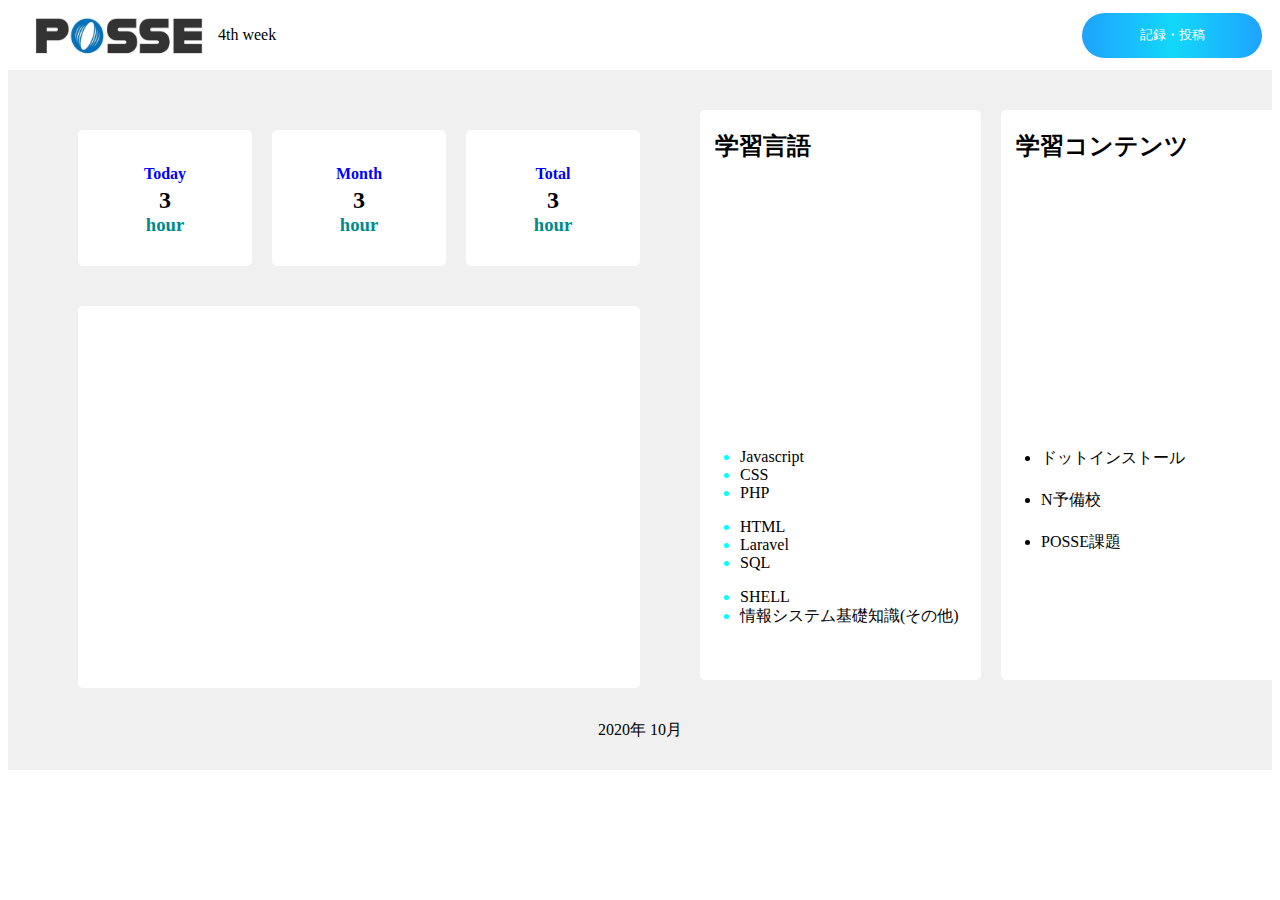
<file: 自作Webアプリケーションの開発/index.html>
<!DOCTYPE html>
<html lang="ja">
<head>
  <meta charset="UTF-8">
  <meta http-equiv="X-UA-Compatible" content="IE=edge">
  <meta name="viewport" content="width=device-width, initial-scale=1.0">
  <title>自作Webアプリの開発</title>
  <link rel="stylesheet" href="index.css">
</head>
<body>
  <header>
    <div class="top">
        <div class="top-1">
        <img src="./img/0.png" alt="POSSEロゴ">
        <p>4th week</p>
        </div>
        <button class="btn" type="submit">記録・投稿</button>
    </div>
  </header>
    <div class="mainimage">
      <div class="leftside">
         <div class="smallbox">
           <div class="smallbox-item">
             <h4 class="one">Today</h4>
             <h2 class="two">3</h2>
             <h3 class="three">hour</h3>
           </div>
           <div class="smallbox-item">
             <h4 class="one">Month</h4>
             <h2 class="two">3</h2>
             <h3 class="three">hour</h3>
           </div>
           <div class="smallbox-item">
             <h4 class="one">Total</h4>
             <h2 class="two">3</h2>
             <h3 class="three">hour</h3>
           </div>
         </div>
         <div class="graph1">
         </div>
      </div>
      <div class="rightside">
        <div class="learnbox">
          <div class="title">
            <h2>学習言語</h2>
          </div>
          <div class="graph2">
          </div>
          <ul class="item-list">
            <p>
              <li class="item"><span>Javascript</span></li>
              <li class="item"><span>CSS</span></li>
              <li class="item"><span>PHP</span></li>
            </p>
            <p>
              <li class="item"><span>HTML</span></li>
              <li class="item"><span>Laravel</span></li>
              <li class="item"><span>SQL</span></li>
            </p>
            <p>
              <li class="item"><span>SHELL</span></li>
              <li class="item"><span>情報システム基礎知識(その他)</span></li>
            </p>
　　　　　 </ul>
        </div>
        <div class="learnbox">
          <div class="title">
            <h2>学習コンテンツ</h2>
          </div>
          <div class="graph2">　
          </div>
          <div class="item">
            <ul>
              <li>ドットインストール</li>
            　<li>N予備校</li>
            　<li>POSSE課題</li>
            </ul>
          </div>
        </div>
      </div>
    </div>
  <footer>
      <p class="fotter">2020年 10月</p>
  </footer>
</body>
</html>
</file>
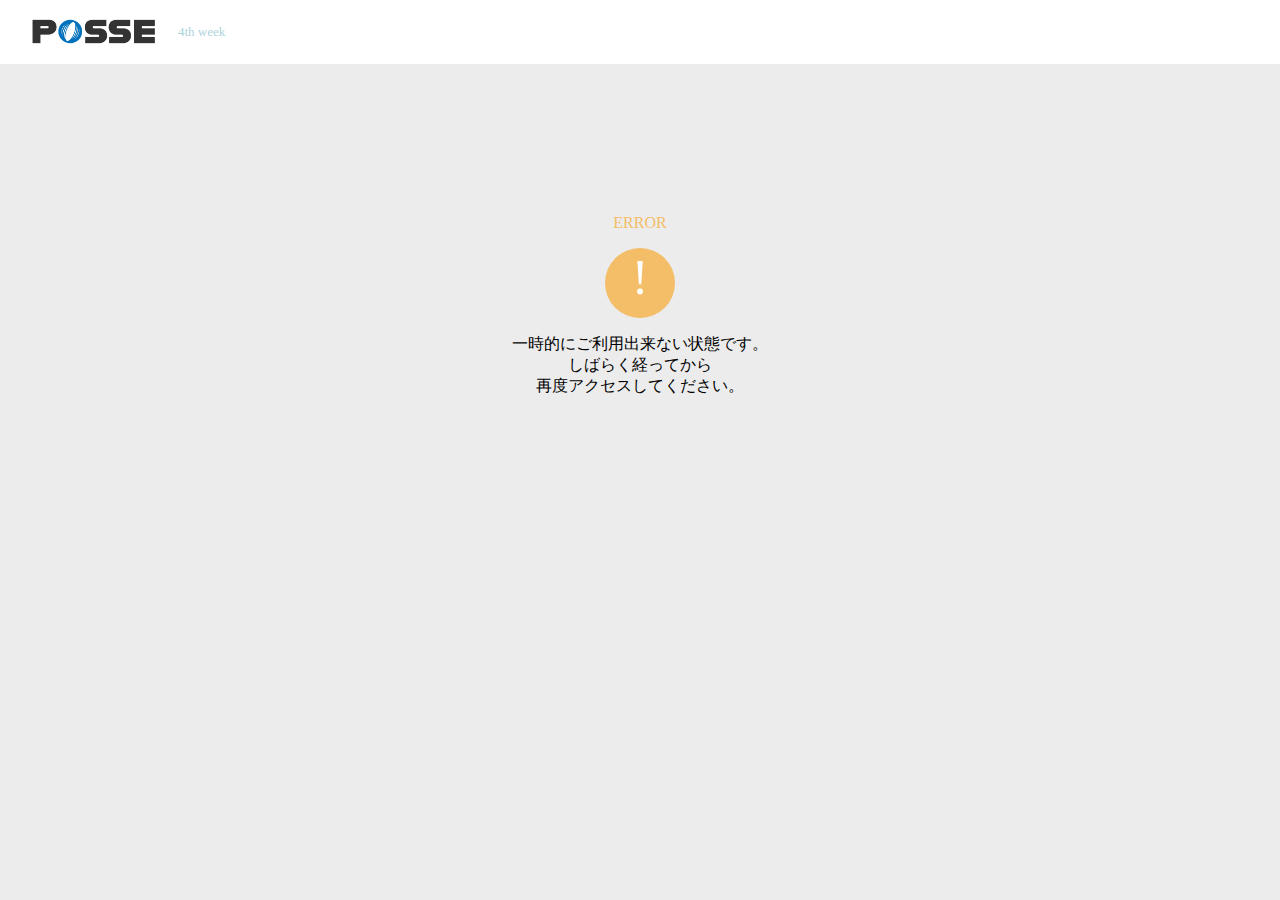
<file: POSSE-error.html>
<!DOCTYPE html>
<html lang="ja">
<head>
  <meta charset="UTF-8">
  <meta http-equiv="X-UA-Compatible" content="IE=edge">
  <meta name="viewport" content="width=device-width, initial-scale=1.0">
  <title>POSSE-ERROR</title>
  <link href="https://use.fontawesome.com/releases/v5.0.8/css/all.css" rel="stylesheet">
  <link href="https://storage.googleapis.com/google-code-archive-downloads/v2/code.google.com/html5resetcss/html5reset-1.6.css">
  <link rel="stylesheet" href="POSSE.css">
</head>

<body>
  
  <header>
    <img src="./img/posseLogo.png" alt="">
      <p class="four">4th week</p>
  </header>

  <div class="error-page">
    <p class="error">ERROR</p>
    <div class="surprise">
      <p class="surprise-p">!</p>
    </div>
    <p>
      一時的にご利用出来ない状態です。<br>
      しばらく経ってから<br>
      再度アクセスしてください。
    </p>
  </div>
  
  <script src="POSSE.js"></script>
</body>
</html>
</file>
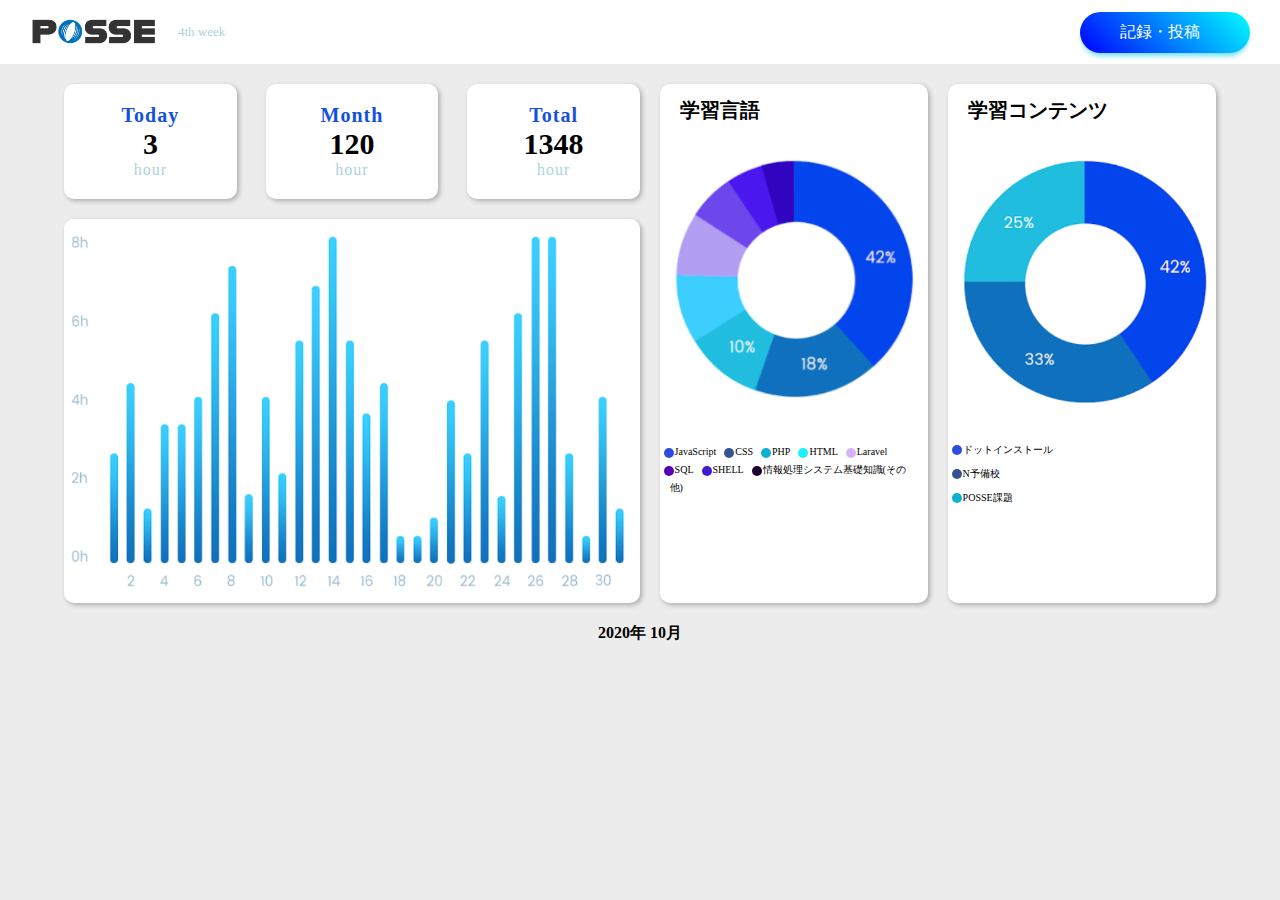
<file: POSSE.html>
<!DOCTYPE html>
<html lang="ja">
<head>
  <meta charset="UTF-8">
  <meta http-equiv="X-UA-Compatible" content="IE=edge">
  <meta name="viewport" content="width=device-width, initial-scale=1.0">
  <title>POSSE</title>
  <link href="https://use.fontawesome.com/releases/v5.0.8/css/all.css" rel="stylesheet">
  <link href="https://storage.googleapis.com/google-code-archive-downloads/v2/code.google.com/html5resetcss/html5reset-1.6.css">
  <link rel="stylesheet" href="POSSE.css">
</head>

<body>
  
  <header>
    <img src="./img/posseLogo.png" alt="">
      <p class="four">4th week</p>
      <div class="post" id="post">
          <p>記録・投稿</p>
      </div>
  </header>

  <!-- ポップアップ -->
  <div class="popup" id="js-popup">
    <div class="popup-inner">
      <div class="close-btn" id="js-close-btn"><i class="fas fa-times"></i></div>
      <div class="modal">
        <div class="modalL"> 
          <div>
            <label for="study-date">学習日</label>
            <input type="text" id="study-date" name="study-date">
          </div>
          <h1>学習コンテンツ（複数選択可)</h1>
            <div class="study-content">
              <div>
              <label class="study-content-label">
                <input class="SCL-Input" type="checkbox">
                <span class="SCL-DummyInput">
                </span>
                <span class="SCL-LabelText">
                  N予備校
                </span>
              </label>
            </div>
            <div>
              <label class="study-content-label">
                <input class="SCL-Input" type="checkbox">
                  <span class="SCL-DummyInput">
                  </span>
                  <span class="SCL-LabelText">
                    ドットインストール
                  </span>
              </label>
            </div>
            <div>
              <label class="study-content-label">
                <input class="SCL-Input" type="checkbox">
                  <span class="SCL-DummyInput">
                  </span>
                  <span class="SCL-LabelText">
                    POSSE課題
                  </span>
              </label>
            </div>
          </div><!--study-content-->


          <h1>学習言語（複数選択可)</h1>
          <div class="study-content">
            <div>
            <label class="study-content-label">
              <input class="SCL-Input" type="checkbox">
                <span class="SCL-DummyInput">
                </span>
                <span class="SCL-LabelText">
                  HTML
                </span>
            </label>
          </div>
          <div>
            <label class="study-content-label">
              <input class="SCL-Input" type="checkbox">
                <span class="SCL-DummyInput">
                </span>
                <span class="SCL-LabelText">
                  CSS
                </span>
            </label>
          </div>
          <div>
            <label class="study-content-label">
              <input class="SCL-Input" type="checkbox">
                <span class="SCL-DummyInput">
                </span>
                <span class="SCL-LabelText">
                  JavaScript
                </span>
            </label>
          </div>
          <div>
            <label class="study-content-label">
              <input class="SCL-Input" type="checkbox">
                <span class="SCL-DummyInput">
                </span>
                <span class="SCL-LabelText">
                  PHP
                </span>
            </label>
          </div>
          <div>
            <label class="study-content-label">
              <input class="SCL-Input" type="checkbox">
                <span class="SCL-DummyInput">
                </span>
                <span class="SCL-LabelText">
                  Laravel
                </span>
            </label>
          </div>
          <div>
            <label class="study-content-label">
              <input class="SCL-Input" type="checkbox">
                <span class="SCL-DummyInput">
                </span>
                <span class="SCL-LabelText">
                  SQL
                </span>
            </label>
          </div>
          <div>
            <label class="study-content-label">
              <input class="SCL-Input" type="checkbox">
                <span class="SCL-DummyInput">
                </span>
                <span class="SCL-LabelText">
                  SHELL
                </span>
            </label>
          </div>
          <div>
            <label class="study-content-label">
              <input class="SCL-Input" type="checkbox">
                <span class="SCL-DummyInput">
                </span>
                <span class="SCL-LabelText">
                  情報システム基礎知識
                </span>
            </label>
          </div>
        </div><!--study-content-->

        </div>
        <div class="modalR">

          <div>
            <label for="study-hour">学習時間</label>
            <input type="text" id="study-hour" name="study-hour">
          </div>
          <div>
            <label for="comment">Twitter用コメント</label>
            <input type="text" id="comment" name="comment">
          </div>
          
          <div>
            <label class="T-study-content-label">
              <input class="T-SCL-Input" type="checkbox">
                <span class="T-SCL-DummyInput">
                </span>
                <span class="T-SCL-LabelText">
                  Twitterにシェアする
                </span>
            </label>
          </div>
        </div>
      </div>
      <div class="modal-post" id="modal-post">
        <p>記録・投稿</p>
    </div>
    </div>
    <div class="black-background" id="js-black-bg"></div>
  </div>

  <!-- 完了のポップアップ -->
  <div class="popup" id="new-js-popup">
    <div class="popup-inner">
      <div class="close-btn" id="new-js-close-btn"><i class="fas fa-times"></i></div>
        <div class="awesome-page">
          <p class="awesome">AWESOME!</p>
          <div class="checked">
            <p class="checked-p"></p>
          </div>
          <p>
            記録・投稿<br>
            完了しました
          </p>
        </div>
      </div>
    <div class="black-background" id="new-js-black-bg"></div>
  </div>



  <div class="container">
    <div class="pc">
      <div class="pcLeft">
        <div class="three">
          <div class="today">
            <h1 class="period">Today</h1>
            <p class="figure">3</p>
            <p class="hour">hour</p>
          </div>

          <div class="month">
            <h1 class="period">Month</h1>
            <p class="figure">120</p>
            <p class="hour">hour</p>
          </div>

          <div class="total">
            <h1 class="period">Total</h1>
            <p class="figure">1348</p>
            <p class="hour">hour</p>
          </div>

        </div><!--three-->

        <div class="graph">
          <img src="./img/graph.png" alt="">
        </div>
      </div><!--pcLeft-->

      <div class="circle">
        <div class="language">
          <h1>学習言語</h1>
          <img src="./img/language.png" alt="">
          <ul class="lang-list">
            <li class="lang-list1">JavaScript</li>
            <li class="lang-list2">CSS</li>
            <li class="lang-list3">PHP</li>
            <li class="lang-list4">HTML</li>
            <li class="lang-list5">Laravel</li>
            <li class="lang-list6">SQL</li>
            <li class="lang-list7">SHELL</li>
            <li class="lang-list8">情報処理システム基礎知識(その他)</li>
          </ul>
        </div>


        <div class="content">
          <h1>学習コンテンツ</h1>
          <img src="./img/content.png" alt="">
          <ul class="cont-list">
            <li class="cont-list1">ドットインストール</li>
            <li class="cont-list2">N予備校</li>
            <li class="cont-list3">POSSE課題</li>
          </ul>
        </div>
      </div><!--circle-->

    </div><!--pc-->

    <div class="change">
      <p>2020年 10月</p>
    </div>
  </div><!--container-->

  <script src="POSSE.js"></script>
</body>
</html>
</file>
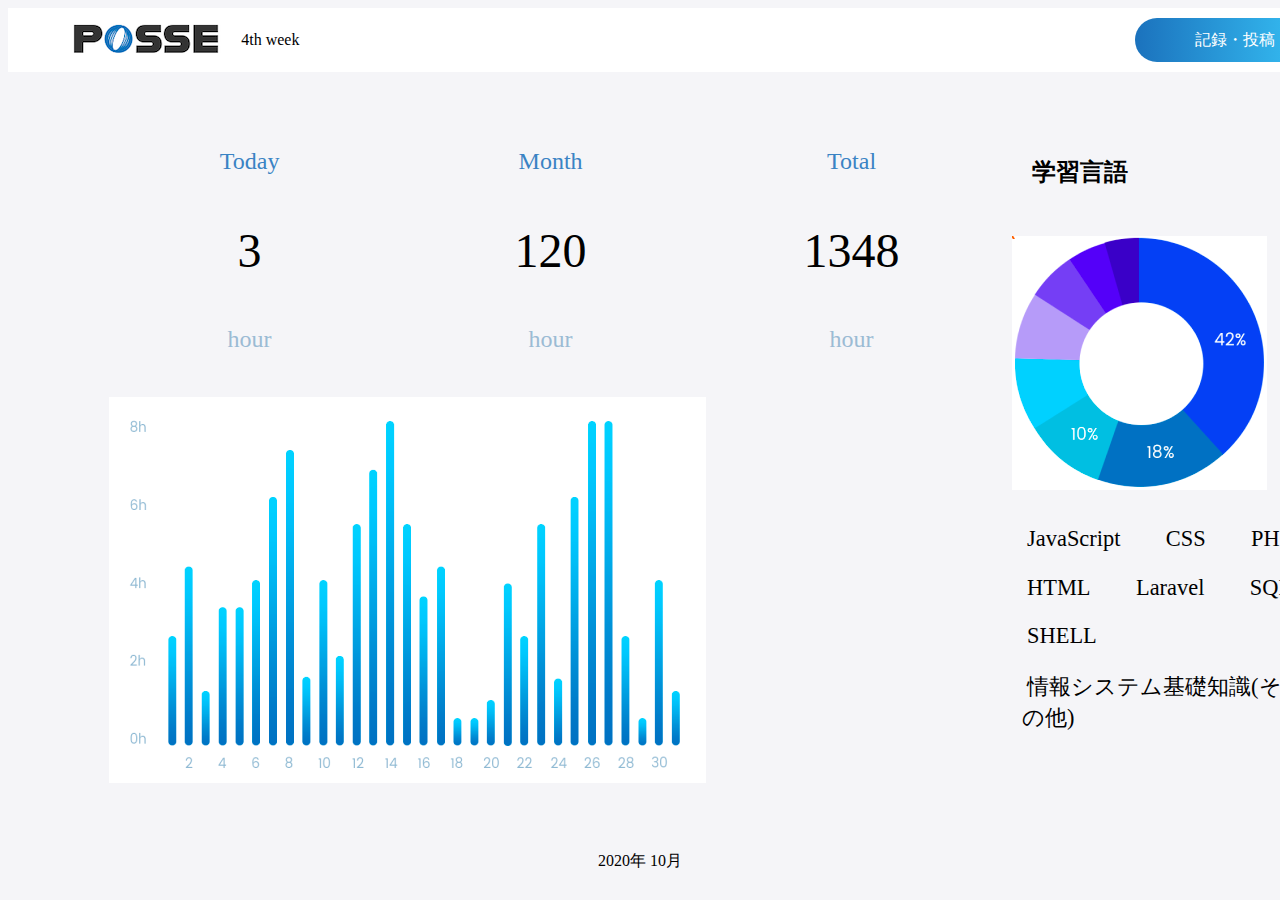
<file: poose-application/posse.html>
<!DOCTYPE html>
<html lang="ja">
<head>
    <meta charset="UTF-8">
    <meta http-equiv="X-UA-Compatible" content="IE=edge">
    <meta name="viewport" content="width=device-width, initial-scale=1.0">
    <link rel="stylesheet" href="https://use.fontawesome.com/releases/v5.6.1/css/all.css" integrity="sha384-gfdkjb5BdAXd+lj+gudLWI+BXq4IuLW5IT+brZEZsLFm++aCMlF1V92rMkPaX4PP" crossorigin="anonymous">
    <link href="https://cdn.jsdelivr.net/npm/bootstrap@5.0.0-beta1/dist/css/bootstrap.min.css" rel="stylesheet" integrity="sha384-giJF6kkoqNQ00vy+HMDP7azOuL0xtbfIcaT9wjKHr8RbDVddVHyTfAAsrekwKmP1" crossorigin="anonymous">
    <link rel="stylesheet" href="posse.css">
    <title>Document</title>
</head>
<body>
    <header class="header">
        <div class="posse_title">
            <div class="posse_logo">
                <img src="./img/posselogoss.png" alt="logo">
            </div>
            <div class="posse_week"><span>4th week</span></div>
        </div>
        <span class="shadow-lg p-3 btn_submit" id="r_p_btn">
            記録・投稿
        </span>
    </header>
    <main class="main">
        <div class="studying_hour">
            <div class="studying_letter">
                <div class="badge bg-white text-dark studying_card">
                    <p class="period">Today</p>
                    <p class="time">3</p>
                    <p class="hour">hour</p>
                </div>
                <div class="badge bg-white text-dark studying_card">
                    <p class="period">Month</p>
                    <p class="time">120</p>
                    <p class="hour">hour</p>
                </div>
                <div class="badge bg-white text-dark studying_card">
                    <p class="period">Total</p>
                    <p class="time">1348</p>
                    <p class="hour">hour</p>
                </div>
            </div>
            <div class="bar_graf_wrapper">
                <img src="./img/leftgraff.png" alt="bar_graf" class="rounded bar_graf">
            </div>           
        </div>
        <div class="studying_graf">
            <div class="badge bg-white text-dark language">
                <h1 class="study_language">学習言語</h1>
                    <img src="./img/gengoguraff.png" alt="言語" class="doughnut_lang">
                        <div class="kinds_lang_wrapper">                    
                            <div><i class="fas fa-circle js_circle"></i>JavaScript</div>
                            <div><i class="fas fa-circle css_circle"></i>CSS</div>
                            <div><i class="fas fa-circle php_circle"></i>PHP</div>
                            <div><i class="fas fa-circle html_circle"></i>HTML</div>
                            <div><i class="fas fa-circle laravel_circle"></i>Laravel</div>
                            <div><i class="fas fa-circle sql_circle"></i>SQL</div>                   
                            <div><i class="fas fa-circle shell_circle"></i>SHELL</div>                    
                            <div><i class="fas fa-circle wealth_circle" ></i>情報システム基礎知識(その他)</div>                   
                        </div>
            </div>
            <div class="badge bg-white text-dark content">
                <h1 class="study_language">学習コンテンツ</h1>
                    <img src="./img/conteguraff.png" alt="言語" class="doughnut_lang">
                        <div class="kinds_cont_wrapper">                    
                            <div><i class="fas fa-circle dot_circle"></i>ドットインストール</div>
                            <div><i class="fas fa-circle n_yobi_circle"></i>N予備校</div>
                            <div><i class="fas fa-circle posse_circle"></i>POSSE課題</div>     
                        </div>
            </div>
        </div>
        <!-- もーだるしょり -->
        <div class="popup">
            <div class="popup_inner">
                <div class="popup_left">
                    <h5>学習日</h5>
                    <input type="text">
                    <h5>学習コンテンツ（複数選択可）</h5>
                    <span><input type="checkbox"><span>N予備校</span></span>
                    <span><input type="checkbox"><span>ドットインストール</span></span>
                    <div><input type="checkbox"><span>POSSE課題</span></div>
                    <h5>学習言語（複数選択可）</h5>
                    <div class="kinds_lang_box_wrapper">
                        <div><input type="checkbox" name="" id=""><span></span>HTML</div>
                        <div><input type="checkbox" name="" id=""><span></span>CSS</div>
                        <div><input type="checkbox" name="" id=""><span></span>JavaScript</div>
                        <div><input type="checkbox" name="" id=""><span></span>PHP</div>
                        <div><input type="checkbox" name="" id=""><span></span>Laravel</div>
                        <div><input type="checkbox" name="" id=""><span></span>SQL</div>
                        <div><input type="checkbox" name="" id=""><span></span>SHELL</div>
                        <div><input type="checkbox" name="" id=""><span></span>情報システム基礎知識（その他）</div>
                    </div>
                 </div>
                <div class="popup_right" id="popup">
                    <h5>学習時間</h5>
                    <input type="text">
                    <h5>Twitter用コメント</h5>
                    <input type="text" name="" id="">
                    <div><input type="checkbox" name="" id=""><span>Twitterに自動投稿する</span></div>
                </div>
                <!-- <i class="shadow-lg p-3 btn_submit_modal">
                    記録・投稿
                </i> -->
            </div>
        </div>
    
    </main>
    <footer class="footer">
        <i class="fas fa-chevron-left"></i>
        <p class="study_date">2020年 10月</p>
        <i class="fas fa-chevron-right"></i>
    </footer>
    <script src="posse.js"></script>
</body>
</html>
</file>
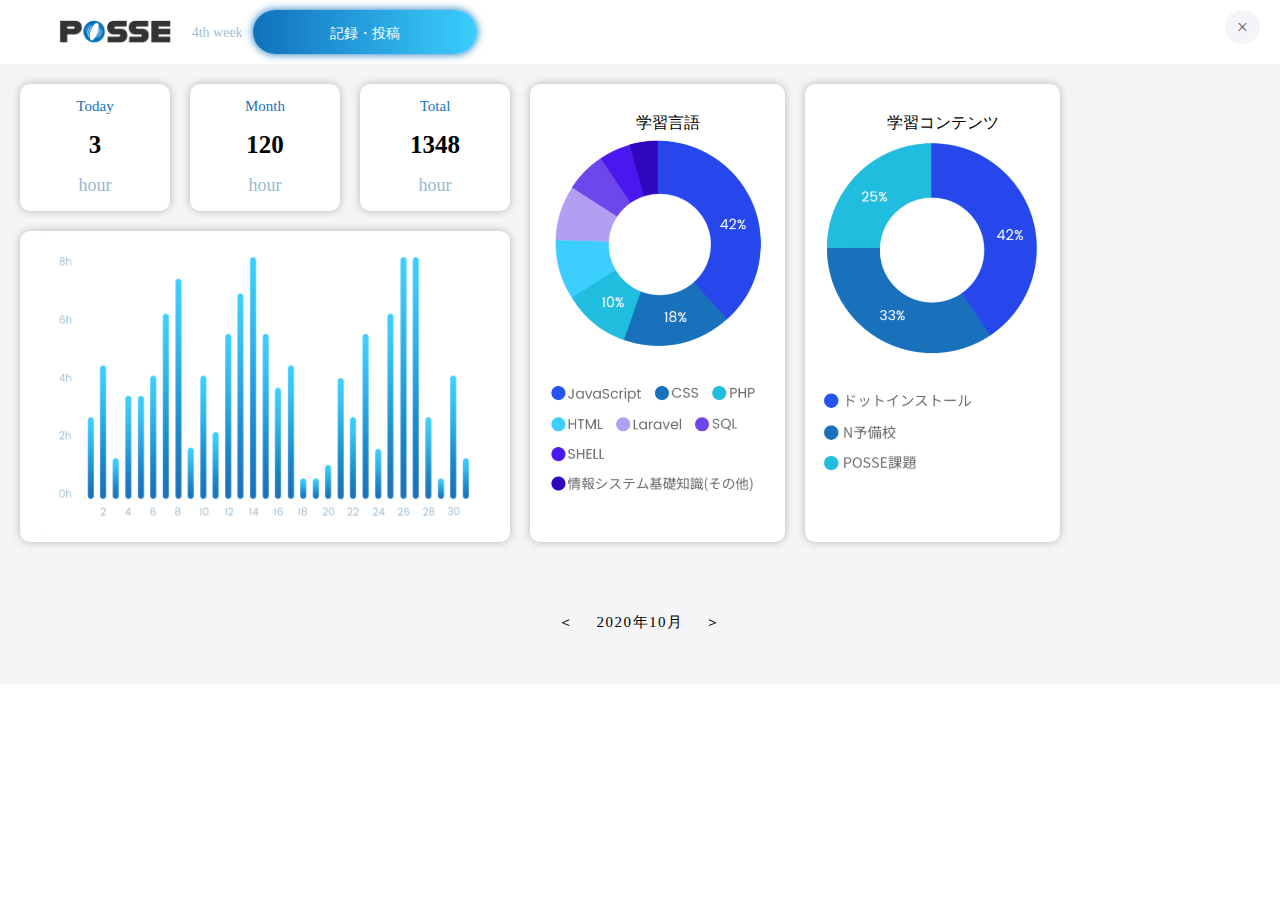
<file: yamamotowork/top-yamamoto.html>
<!DOCTYPE html>
<html lang="ja">
<head>
    <meta charset="UTF-8">
    <meta name="viewport" content="width=device-width, initial-scale=1.0">
    <link rel="stylesheet" href="yamamoto.css">
    <title>yamamoto</title>
</head>
<body>
    <header>
        <div class=hdr>
         <img class="logo" src="posse.png" alt="ロゴ">
         <div class="week">
            4th week
         </div>
           <div id="open">
            記録・投稿
            </div>
            <div id="mask" class="hidden"></div>
             <section id="modal" class="hidden">
                   <div class="mcontents">
                       <div class="mmmain">
                       <div class="mleft1">
                           <div class="mleft">
                                <div class="mtitle">学習日</div>
                                <div class="mbox">2020年10月27日</div>
                           </div>
                           <div class="mleft">
                           <div class="mtitle">学習コンテンツ(複数選択可)</div>
                               <div class="mbox1">
                               <input type="checkbox" id="02-A" name="checkbox02" checked="checked">
　　　　　　　　　　　　　　　　　   <label for="02-A" class="checkbox02">N予備校</label>
                               <input type="checkbox" id="02-B" name="checkbox02">
                               <label for="02-B" class="checkbox02">ドットインストール</label>
                               <input type="checkbox" id="02-C" name="checkbox02">
                                <label for="02-C" class="checkbox02">POSSE課題</label>
                                </div>
                           </div>
                    <div class="mleft">
                        <div class="mtitle">学習言語（複数選択可）</div>
                             <div class="mbox1"> 
                                <input type="checkbox" id="03-A" name="checkbox03" checked="checked">
                                　　　　　　　　　　　　　　　　　<label for="03-A" class="checkbox03">HTML</label>
                                                            <input type="checkbox" id="03-B" name="checkbox03">
                                                            <label for="02-B" class="checkbox02">CSS</label>
                                                            <input type="checkbox" id="03-C" name="checkbox03">
                                                            <label for="03-C" class="checkbox03">JavaScript</label>
                                                            <input type="checkbox" id="03-D" name="checkbox03">
                                                            <label for="03-D" class="checkbox03">PHP</label>
                                                            <input type="checkbox" id="03-E" name="checkbox03">
                                                            <label for="03-E" class="checkbox03">Laravel</label>
                                                            <input type="checkbox" id="03-F" name="checkbox03">
                                                            <label for="03-F" class="checkbox03">SQL</label>
                                                            <input type="checkbox" id="03-G" name="checkbox03">
                                                            <label for="03-G" class="checkbox03">SHELL</label>
                                                            <input type="checkbox" id="03-H" name="checkbox03">
                                                            <label for="03-H" class="checkbox03">情報システム基礎知識(その他)</label>
                                                            
                             
                                                                 </div>
                             </div>
                              
                </div>
                <div class="mright">
                    <div class="mleft">
                        <div class="mtitle">学習時間</div>
                        <div class="mbox2"> </div>
                    </div>
                    <div class="mleft">
                        <div class="mtitle">Twitter用コメント</div>
                        <div class="mbox3"> </div>
                    </div>
                    <div class="twitter">
                        <input type="checkbox" id="04-A" name="checkbox04" checked="checked">
                        <label for="04-A" class="checkbox04">Twitterに自動投稿する</label>
                        
                    </div>
                </div>
            </div>
                <div class="mbottom">
                    <div id="mopen">
                        記録・投稿
                      </div>
                      <div id="mmask" class="mhidden"></div>
                      <section id="mmodal" class="mhidden">
                          
                        <div class="mmcontents">
                              <div class="awesome">AWESOME!</div>
                              <div class="markk">✓</div>
                              <div class="msentence">記録・投稿<br>完了しました</div>
                          </div>
                          <div id="mclose">×</div>
                         
                        
                         </div>
                          </div>
                        </div>
               
                          <div id="close">×</div>
                    </div>
                </section>        
        </div>
        
    </header>
    <div class="main">
      <div class="left">
          <div class="lefttop">
             <div class="box">
                 <div class="contents1">Today</div>
                 <div class="contents2">3</div>
                 <div class="contents3">hour</div>
             </div>
             <div class="box">
                <div class="contents1">Month</div>
                <div class="contents2">120</div>
                <div class="contents3">hour</div>
             </div>
             <div class="box">
                <div class="contents1">Total</div>
                <div class="contents2">1348</div>
                <div class="contents3">hour</div>
             </div>
            </div>
            <div class="leftbottom"></div>
            
            <div class=graph>
                <img src="sampul.png" alt="グラフ" class="sampul">
            </div>
          
      </div>
      <div class="right">
        <div class="choice">
            <div class="title">学習言語</div>
            <img src="piechart1.png" alt="グラフ" class="piechart">
        </div>
        <div class="choice">
            <div class="title">学習コンテンツ</div>
            <img src="piechart2.png" alt="グラフ" class="piechart">
        </div>
      </div>

    </div>
    <fooder>
        <p class="ft">＜　 2020年10月 　＞</p>
    </fooder>
<script src="record.js"></script>      
</body>
</html>
</file>
<file: 自作Webアプリケーションの開発/index.css>
.mainimage{
  background-color:#f0f0f0;
  display:flex;
  padding:20px;
  padding-left: 30px;
  padding-right: 30px;
}

.top {
  display: flex;
  justify-content: space-between;
  margin: 10px;
  align-items: center;
}

.top-1 {
  display: flex;
}

.top img {
  width: 200px
}

.top p{

}

.btn {
 color:white;
 background-image: linear-gradient(to right, #1FA2FF 0%, #12D8FA  51%, #1FA2FF  100%);
 border-radius: 100px;
 text-decoration: none;
 border: none;
 width: 180px;
 height:45px;
}

.smallbox {
  padding: 10px;
  display: flex;
  justify-content: space-between;
}

.smallbox-item {
  padding: 20px;
  margin: 10px;
  width: 140px;
  border-radius:  5px;
  background-color: white;
  text-align:center;
  line-height:5px; 
}

.one {
  color:blue
}

.three {
 color:darkcyan
}

.graph1 {
  background-color: white;
  height:60%;
  margin:20px;
  padding:20px;
  border-radius: 5px;
}

.graph2 {
  background-color: white;
  margin:10px;
  height:250px;
}

.rightside {
  display: flex;
  padding: 10px;
  width:50%;
}

.leftside {
  width:50%; 
  margin:20px;
}

.learnbox {
  background-color: white; 
  margin: 10px;
  width:300px;
  border-radius: 5px;
}

.item-list {
  color:aqua;
} 

.item-list span {
 color:black;
}

.fotter {
  background-color:#f0f0f0;
  margin: 0px;
  text-align: center; 
  height: 50px;
}

.title {
  margin-left:15px;
}
</file>
<file: POSSE.css>
/* 共通部分 */
body {
  background-color: #ececec;
  margin: 0;
}

html {
  margin: 0;
}

img {
  width: 100%;
}

.container {
  width: 90%;
  margin: 0 auto;
}

/* ヘッダー */
header {
  display: flex;
  background-color: white;
  height: 64px;
  align-items: center;
}

header img {
  width: 10%;
  object-fit: contain;
  margin-left: 30px;
}

.four {
  margin-left: 20px;
  font-size: 13px;
  color: rgb(173, 212, 219);
}

.post {
  margin-left: auto;
  align-items: center;
  border-radius: 30px;
  width: 170px;
  background:linear-gradient(-135deg, aqua, blue);
  box-shadow: 0 5px 5px -2px rgb(110, 225, 245);
  margin-right: 30px;
}

.post p {
  color: white;
  margin: 10px 40px;
  align-items: center;
}

/* 全体 */
.pc {
  display: flex;
}

/* ひだり */
.pcLeft {
  width: 50%;
}

.three div {
  box-shadow: 2px 2px 5px rgb(173, 172, 172);
}

.three {
  display: flex;
  margin-top: 20px;
  justify-content: space-between;
}

.three div {
  background-color: white;
  width: 30%;
  text-align: center;
  border-radius: 10px;
  /* height: 150px; */
}

.period {
  letter-spacing: 1px;
  color: rgb(20, 81, 222);
  font-size: 20px;
  margin: 0;
  margin-top: 20px;
}

.figure {
  font-size: 30px;
  font-weight: bold;
  margin: 0;
}

.hour {
  color: rgb(173, 212, 219);
  margin: 0;
  margin-bottom: 20px;
  letter-spacing: 1px;
}

.graph {
  margin-top: 20px;
  border-radius: 10px;
  box-shadow: 2px 2px 5px rgb(173, 172, 172);
  background-color: white;
}

.graph img {
  object-fit: cover;
  border-radius: 10px;
}


/* みぎ */

.circle {
  display: flex;
  width: 50%;
  margin-top: 20px;
}

.circle div {
  background-color: white;
  margin-left: 20px;
  border-radius: 10px;
  width: 50%;
  box-shadow: 2px 2px 5px rgb(173, 172, 172);
}

.language h1, .content h1 {
  font-size: 20px;
  margin-left: 20px;
}

/* 学習言語のグラフ */
.lang-list {
  list-style-type: none;
  padding-left: 0.6em;
}

.lang-list li {
  display: inline;
  font-size: 10px;
  margin-left: 5px;
  margin-right: 10px;
  position: relative;
}

.lang-list li::before {
  display: block;
  content: "";
  border-radius: 50%;
  width: 10px;
  height: 10px;
  position: absolute;
  left: -1.1em;
  top: 0.2em;
}

.lang-list1::before {
  background: #2b4cdd;
}

.lang-list2::before {
  background: #365391;
}

.lang-list3::before {
  background: #0bb1ce;
}

.lang-list4::before {
  background: #1cf0ff;
}

.lang-list5::before {
  background: #d4b4ff;
}

.lang-list6::before {
  background: #5500b6;
}

.lang-list7::before {
  background: #421ccc;
}

.lang-list8::before {
  background: #190030;
}

/* 学習コンテンツのグラフ */
.cont-list {
  list-style-type: none;
  padding-left: 0.6em;
}

.cont-list li {
  font-size: 10px;
  margin-left: 5px;
  margin-right: 10px;
  position: relative;
  margin-bottom: 10px;
}

.cont-list li::before {
  display: block;
  content: "";
  border-radius: 50%;
  width: 10px;
  height: 10px;
  position: absolute;
  left: -1.1em;
  top: 0.2em;
}

.cont-list1::before {
  background: #2b4cdd;
}

.cont-list2::before {
  background: #365391;
}

.cont-list3::before {
  background: #0bb1ce;
}


/* した */
.change {
  /* display: inline-block; */
  text-align: center;
  font-weight: bold;
  margin-top: 20px;
  /* position: relative; */
  /* padding-left: 20px; */
}

/* .change::after{
  content: '';
  width: 6px;
  height: 6px;
  border: 0px;
  border-top: solid 2px #5bc0de;
  border-right: solid 2px #5bc0de;
  -ms-transform: rotate(45deg);
  -webkit-transform: rotate(45deg);
  transform: rotate(45deg);
  position: absolute;
  top: 50%;
  left: 0;
  margin-top: -4px;
} */



/* ポップアップ */
.popup {
  position: fixed;
  left: 0;
  top: 0;
  width: 100%;
  height: 100%;
  z-index: 9999;
  opacity: 0;
  visibility: hidden;
  transition: .6s;
}

.popup.is-show {
  opacity: 1;
  visibility: visible;
}

.popup-inner {
  position: absolute;
  left: 50%;
  top: 50%;
  transform: translate(-50%,-50%);
  width: 900px;
  width: 80%;
  padding: 50px;
  background-color: #fff;
  z-index: 2;
  border-radius: 30px;
}

.popup-inner img {
  width: 100%;
}

.close-btn {
  position: absolute;
  right: 0;
  top: 0;
  width: 50px;
  height: 50px;
  line-height: 50px;
  text-align: center;
  cursor: pointer;
}

.close-btn i {
  font-size: 20px;
  color: #333;
}

.black-background {
  position: absolute;
  left: 0;
  top: 0;
  width: 100%;
  height: 100%;
  background-color: rgba(0,0,0,.8);
  z-index: 1;
  cursor: pointer;
}

.popupNone {
  display: none;
}

/* モーダルの中身 */
.modal {
  display: flex;
}

.modalR {
  width: 50%;
  margin-left: 56px;
  margin-right: 40px;
}

.modalL {
  width: 50%;
}

.modalL div, .modalR div {
  margin-bottom: 20px;
}

.modal-post {
  margin-left: auto;
  height: 40px;
  align-items: center;
  border-radius: 30px;
  width: 300px;
  background:linear-gradient(-135deg, aqua, blue);
  box-shadow: 0 5px 5px -2px rgb(110, 225, 245);
  margin: 0 auto;
  text-align: center;
  padding: 5px;
}

.modal-post p {
  color: white;
  margin: 10px 40px;
  align-items: center;
}

#study-date {
  background-color: #ececec;
  border: none;
  border-radius: 5px;
  width: 100%;
  height: 60px;
}

.modal label, .modal h1 {
  font-weight: bold;
  font-size: 15px;
}

.study-content {
  display: flex;
  flex-wrap: wrap;
}

.study-content div {
  margin: 5px;
}

.study-content-label {
  padding: 5px;
  display: flex;
  align-items: center;
  cursor: pointer;
  background: rgba(0,0,0,.05);
  border-radius: 50px;
  width: fit-content;
}

.SCL-Input {
  margin: 0;
  width: 0;
  opacity: 0;
}

/* label + input[type=checkbox]:checked {
  background: #0F71BD;
}

label + input[type=checkbox]:checked {
  background: green;
}

.SCL-Input:checked + .SCL-DummyInput{
  background: #0F71BD;
} */

.SCL-Input:checked + .study-content-label {
  background: #E7F5FF;
}

.SCL-Input:checked, .SCL-DummyInput::before {
  content: "";
  display: block;
  position: absolute;
  top: 10%;
  left: 55%;
  width: 35%;
  height: 2px;
  border-radius: 2px;
  transform: translate(-6px, 5px) rotateZ(-135deg);
  transform-origin: 2px 2px;
  background: #FFFFFF;
}
.SCL-Input:checked, .SCL-DummyInput::after {
  content: "";
  display: block;
  position: absolute;
  top: 25%;
  left: 70%;
  width: 70%;
  height: 2px;
  border-radius: 2px;
  transform: translate(-6px, 5px) rotateZ(-45deg);
  transform-origin: 2px 2px;
  background: #FFFFFF;
}
/* .study-content-label:checked {
  background: #E7F5FF;
} */

.SCL-DummyInput {
  position: relative;
  top: 0;
  left: 0;
  display: block;
  width: 15px;
  height: 15px;
  border: solid 2px transparent;
  background: rgba(0, 0, 0, .15);
  border-radius: 50%;
  transition: all .15s linear;
}
.SCL-LabelText {
  margin-left: 12px;
  display: block;
  font-size: 15px;
}


#study-hour {
  background-color: #ececec;
  border: none;
  border-radius: 5px;
  width: 100%;
  height: 60px;
}

#comment {
  background-color: #ececec;
  border: none;
  border-radius: 5px;
  width: 100%;
  height: 200px;
}

  /* twitter */
  .T-study-content-label {
    padding: 12px 8px;
    display: flex;
    align-items: center;
    cursor: pointer;
  }
  
  .T-SCL-Input {
    margin: 0;
    width: 0;
    opacity: 0;
  }

  .T-SCL-Input:checked + .T-SCL-DummyInput {
    background: #0F71BD;
  }
  .T-SCL-Input:checked, .T-SCL-DummyInput::before {
    content: "";
    display: block;
    position: absolute;
    top: 50%;
    left: 50%;
    width: 35%;
    height: 4px;
    border-radius: 2px;
    transform: translate(-6px, 5px) rotateZ(-135deg);
    transform-origin: 2px 2px;
    background: #FFFFFF;
  }
  .T-SCL-Input:checked, .T-SCL-DummyInput::after {
    content: "";
    display: block;
    position: absolute;
    top: 50%;
    left: 50%;
    width: 70%;
    height: 4px;
    border-radius: 2px;
    transform: translate(-6px, 5px) rotateZ(-45deg);
    transform-origin: 2px 2px;
    background: #FFFFFF;
  }
  .T-SCL-DummyInput {
    position: relative;
    top: 0;
    left: 0;
    display: block;
    width: 32px;
    height: 32px;
    border: solid 2px transparent;
    background: rgba(0, 0, 0, .15);
    border-radius: 50%;
    transition: all .15s linear;
  }
  .T-SCL-LabelText {
    margin-left: 12px;
    display: block;
    font-size: 18px;
    font-weight: bold;
  }


/* 完了画面 */
.awesome-page {
  text-align: center;
  margin: 70px;
}

.awesome {
  color: #BFE263;
}

.checked {
  background-color: #BFE263;
  border-radius: 50%;
  width: 70px;
  height: 70px;
  margin: 0 auto;
}

.checked p {
  color: white;
  font-size: 50px;
  margin: 0;
  position: relative;
}

.checked p::after {
  content: '';
  display: block;
  position: absolute;
  top: 20px;
  left: 15px;
  width: 40px;
  height: 20px;
  border-left: 4px solid white;
  border-bottom: 4px solid white;
  transform: rotate(-45deg);
}







/* error画面 */

.error-page {
  text-align: center;
  margin: 150px;
}

.error {
  color: #F4BD67;
}

.surprise {
  background-color: #F4BD67;
  border-radius: 50%;
  width: 70px;
  height: 70px;
  margin: 0 auto;
}

.surprise p {
  color: white;
  font-size: 50px;
  margin: 0;
}
</file>
<file: poose-application/posse.css>
body{
        background-color:#F5F5F8;
}

/* ヘッダー */
.header{
    display:flex;
    justify-content:space-between;
    height:64px;
    /* position:absolute;
    top:0;
    left:0; */
    width:100%;
    padding-left: 5%;
    padding-right: 5%;
    background-color:#fff;
}

.posse_title{
    display:flex;
    align-items:center;
}

.posse_week{
    margin-left:20px;
}
 .btn_submit{
    border-radius: 50px;
    display:flex;
    align-items:center;
    margin-top:10px;
    margin-bottom: 10px;
    width:200px;
    justify-content:center;
    background:linear-gradient(90deg,#1B72BD,#3ACBFC);
    color: #fff;
 }

/* メイン */

.main{
    display:flex;
    padding-top:20px;
    margin-right:8%;
    margin-left:8%;
    
}

/* 右側 */
.studying_hour{
    display:block;
}

.studying_letter{
    display:flex;
}

.studying_card{
    display:block;
    text-align:center;
    margin-right: 20px;
    padding-right:3em;
    padding-left:3em;
    padding-top:2em;
    width:185px;
}

.period{
    color:#3A83C4;
    font-size:1.5em;
}

.time{
    font-size:3em;
}

.hour{
    font-size:1.5em;
    color:#9BBBD4;
}
.studying_card_month{

}

.studying_card_total{

}

.bar_graf_wrapper{
    margin-top:20px;
}

.bar_graf{

}

/* 左側 */
.studying_graf{
    display:flex;
}

.language{
    margin-right: 20px;
    width:300px;
}

.study_language{
    text-align:left;
    padding-left:20px;
    font-size:1.5em;
    font-weight:900;
    padding-top:2em;
}

.doughnut_lang{
    padding-top:2em;
}

.kinds_lang_wrapper{
    display:flex;
    flex-wrap: wrap;
    margin-top:2em;
    justify-content:space-between;
    margin-right:10px;
    margin-left:10px;
}

.kinds_lang_wrapper >div{
    margin-right:10px;
    font-size:1.4em;
    margin-bottom: 1em;
}

.kinds_lang_wrapper >div>i{
    margin-right: 5px;
}

.js_circle{
    color:#2A54EF
}

.css_circle{
    color:#1B71BD;
}

.php_circle{
    color:#21BDDE;
}

.html_circle{
    color:#3DCEFD;
}

.laravel_circle{
    color:#B39EF3;
}

.sql_circle{
    color:#6D47EC;
}

.shell_circle{
    color:#4A18EF;
}

.wealth_circle{
    color:#3107BF;
}

.kinds_cont_wrapper{
    display:block;
    flex-wrap: wrap;
    margin-top:2em;
    justify-content:space-between;
    margin-right:10px;
    margin-left:10px;
}

.kinds_cont_wrapper >div{
    margin-right:10px;
    font-size:1.4em;
    margin-bottom: 1em;
    text-align:left;
}

.kinds_cont_wrapper >div>i{
    margin-right: 5px;
}

.dot_circle{
    color:#2A54EF;
}

.n_yobi_circle{
    color:#1B71BD;
}

.posse_circle{
    color:#21BDDE;
}

/* もーだるしょり */
.popup{
    position:fixed;
    left: 0;
    top: 0;
    width: 100%;
    height: 100%;
    z-index: 9999;
    display: none;
    /* opacity: 0;
    visibility: hidden;
    transition: .6s;     */
}

.popup_inner{
    position: absolute;
    left: 50%;
    top: 50%;
    transform: translate(-50%,-50%);
    width: 80%;
    max-width: 900px;
    padding: 50px;
    background-color: #fff;
    z-index: 2;
    display:flex;
}

.popup_left{
    width:50%;
}

.kinds_lang_box_wrapper{
    display:flex;
    flex-wrap: wrap;
}

.btn_submit_modal{
    border-radius: 50px;
    display:flex;
    align-items:center;
    width:200px;
    justify-content:center;
    background:linear-gradient(90deg,#1B72BD,#3ACBFC);
    color: #fff;
}

/* 下の日付 */

.footer{
    display:flex;
    justify-content:center;
    margin-top:3em;
}

.study_date{
    margin-right: 10px;
    margin-left: 10px;
}

.footer >i{
    padding-top: 5px;
}
</file>
<file: yamamotowork/yamamoto.css>
body{
    margin: 0;
    padding: 0;
    border: 0;
    outline: 0;
    font-size: 100%;
    vertical-align: baseline;
    background: transparent;
    font-family: 'ヒラギノ角ゴシック','メイリオ', Meiryo,'ＭＳ Ｐゴシック','MS PGothic';
    color: #000;
    line-height: 1.7;
    -webkit-text-size-adjust: 100%;
    font-size: 14px;
    -webkit-print-color-adjust: exact;
}

.hdr{
    display: flex;
    height: 64px;
    /* position: fixed; */
    width: 100%;
    padding: 0px;
    box-sizing: border-box;
    background: #fff;
    padding-left: 3%;
    padding-right: 3%;
    z-index: 99999;
}

.logo{
    /* width: 15%; */
    height: 40%;
    display: inline-block;
    /* justify-content: center; */
    /* position:absolute; */
    margin: 19.2px;
}

.week{
    display: inline-block;
    color: #A1C0D6;
    /* height: 10px;  */
    margin-top: 21px; 
}

#open{
    display: inline-block;
}

#close{
    display: inline-block;
}

#open{
  cursor: pointer;
  width: 200px;
  /* border: 1px solid #ccc; */
  box-shadow: 0 0 8px #1071BC;
  border-radius: 40px;
  text-align: center;
  padding: 12px;
  margin: 10px ;
  margin-right: 0px;
  background: linear-gradient(-90deg, #3BCEFE, #1071BC);
  color: white;
  /* position: absolute; */
}

#close{
 cursor: pointer;
 font-size: 20px; 
 /* height: 50px; */
  width: 35px;   
  /* border: 1px solid #ccc; */
  border-radius: 50%;
  text-align: center;  
  /* vertical-align: middle; */
  /* padding: 3px;   */
  /* margin: 16px auto 0; */
  background: #F5F4F9;
  color: #646465;
  position: absolute;
  top: 10px;
  right: 20px;
}

#mask {
  background: rgba(0, 0, 0, 0.4);
  position: fixed;
  top: 0;
  bottom: 0;
  right: 0;
  left: 0;
  z-index: 1;
}

#modal {
  background: #fff;
  color: #555;
  width: 900px;
  padding: 56px;
  border-radius: 20px;
  position: absolute;
  top: 40px;
  left: 0;
  right: 0;
  margin: 0 auto;
  z-index: 2;
  transition: 0.4s;
  display: flex;
}

#modal p {
  margin: 0 0 20px;
}

#mask.hidden {
  display: none;
}

#modal.hidden {
  transform: translate(0, -100000px);
}

/* メイン */
.main{
    padding: 10px; 
    /* padding-top: 74px; */
    background-color:#F5F5F8;
    /* margin-bottom: 0%; */
    /* position: fixed; */
    display: flex;
    text-align: center;
    margin: 0 auto;
    /* min-height: 100vh; */
}

.left{
    display: inline-block;
}

.lefttop{
    /* position: fixed; */
    display: flex;
}

.box{
    display: inline-block;
    display: block;
    background-color: #fff;
    margin: 10px;
    box-shadow: 0 0 8px #B6B6B6;
    padding-top: 5px;
    padding-bottom: 5px;
    /* padding-left: 50px;
    padding-right: 50px; */
    width: 150px;
    border-radius: 10px;
}
/* .month{
    display: inline-block;
    display: block;
    background-color: #fff;
    margin: 10px;
}
.total{
    display: inline-block;
    display: block;
    background-color: #fff;
    margin: 10px;
} */

.contents1{
    color: #1972BC;
    padding-top: 5px;
    padding-bottom: 2px;
    font-size: 15px;
    text-align: center;
}
.contents2{
    color: black;
    padding: 2px;
    font-size: 25px;
    text-align: center;
    font-weight: bold;
}
.contents3{
    color:#98B9D2;
    padding-top: 2px;
    padding-bottom: 5px;
    font-size: 18px;
    text-align: center;
}

.graph{
    display: inline-block;
    display: block;
    background-color: #fff;
    margin: 10px;
    box-shadow: 0 0 8px #B6B6B6;
    padding-top: 5px;
    padding-bottom: 5px;
    /* padding-left: 50px;
    padding-right: 50px; */
    width: 490px;
    border-radius: 10px;
} 
.sampul{
    width: 450px;
    /* text-align: center; */
}

.right{
    display: inline-block;
    display: flex;
}

.choice{
    display: inline-block;
    display: block;
    background-color: #fff;
    margin: 10px;
    box-shadow: 0 0 8px #B6B6B6;
    padding: 10px;
    width: 235px;
    border-radius: 10px;
}
.piechart{
    width: 230px;
    /* padding-top: 40px; */
}

.title{
    padding-top: 15px;
    padding-left: 20px;
    font-size: 16px;
    /* height: 30px; */
}

/* フッター */
.ft {
    position: relative;
    /* position: fixed; */
    width: 100%;
    padding: 48px 0;
    background-color: #F5F5F8;
    color: black;
    text-align: center;
    letter-spacing: 0.1em;
    font-size: 15px;
    margin-bottom: 0;
    margin-top: 0px;
}

/* モーダル */
/* .mcontents{
    /* padding: 36px; */
} */

.mblock{
    padding: 20px;
}

.mbox{
    display: inline-block; 
    display: block;
    background-color: #F5F4F9;
    /* margin: 10px; */
    /* box-shadow: 0 0 8px #B6B6B6; */
     padding-top: 15px; 
     padding-bottom: 15px; 
     padding-left: 20px;
    /* padding-left: 50px;
    padding-right: 50px; */
    width: 374px;
    border-radius: 10px;
}

.mbox1{
    display: inline-block; 
    display: block;
    background-color: #fff;
    /* margin: 10px; */
    /* box-shadow: 0 0 8px #B6B6B6; */
     padding-top: 15px; 
     padding-bottom: 15px; 
     padding-left: 20px;
    /* padding-left: 50px;
    padding-right: 50px; */
    width: 374px;
    border-radius: 10px;
}
.mbox2{
    display: inline-block; 
    display: block;
    background-color: #F5F4F9;
    /* margin: 10px; */
    /* box-shadow: 0 0 8px #B6B6B6; */
     padding-top: 40px; 
     padding-bottom: 20px; 
     padding-left: 20px;
    /* padding-left: 50px;
    padding-right: 50px; */
    width: 374px;
    border-radius: 10px;

}

.mbox3{

    display: inline-block; 
    display: block;
    background-color: #F5F4F9;
    /* margin: 10px; */
    /* box-shadow: 0 0 8px #B6B6B6; */
     padding-top: 90px; 
     padding-bottom: 90px; 
     padding-left: 20px;
    /* padding-left: 50px;
    padding-right: 50px; */
    width: 374px;
    border-radius: 10px;
}

.mleft{
    /* padding-top: -60px; */
    padding-left: 20px;
}
.mright{
    padding-left: 20px;
}
.twitter{
    padding-left: 20px;
    padding-top: 30px;
}

/* 
.mbottom{
    margin: 0 auto;
    padding-top: 430px;
    padding-right: 900px;
} */

.mbottom{
    margin: 0 auto;
    padding-left: 330px; 
    padding-top: 10px;
  
}　


/* チェックボックス */
.mmmain{
    display: flex;
}
.mleft1{
    display: inline-block;

}
.mright{
    display: inline-block;

}
input[type=checkbox] {
    display: none;
}
.checkbox02 {
    box-sizing: border-box;
    cursor: pointer;
    display: inline-block;
    padding: 5px 30px; 
    position: relative;
    width: auto;
}
.checkbox02::before {
    background: #CBCBCB;
    /* border: 1px solid #ccc; */
    border-radius: 50%;
    content: '✓';
    color: white;
    text-align: center;
    display: block;
    height: 20px;
    width: 20px;
    left: 5px;
    margin-top: -11.5px; 
    position: absolute; 
    top: 50%;
    
}
.checkbox02::after {
    /* border-right: 6px solid white;
    border-bottom: 3px solid white; */
    content: '✓';
    /* background:#1970BD ; */
    display: block;
    height: 10px;
    left: 7px;
    margin-top: -10px;
    opacity: 0;
    position: absolute;
    top: 50%;
    /* transform: rotate(45deg); */
    width: 4.5px;
    border-radius: 50%;
    content: '✓';
    color: white;
    text-align: center;
    display: block;
    height: 20px;
    width: 20px;
    left: 5px;
    margin-top: -11.5px; 
    position: absolute; 
    top: 50%;
    background:#1970BD ;
    
}
input[type=checkbox]:checked + .checkbox02::before {
    border-color: #666;
}
input[type=checkbox]:checked + .checkbox02::after {
    opacity: 1;
}

/* チェックボックス２ */
input[type=checkbox] {
    display: none;
}
.checkbox03 {
    box-sizing: border-box;
    cursor: pointer;
    display: inline-block;
    padding: 5px 30px; 
    position: relative;
    width: auto;
}
.checkbox03::before {
    background: #CBCBCB;
    /* border: 1px solid #ccc; */
    border-radius: 50%;
    content: '✓';
    color: white;
    text-align: center;
    display: block;
    height: 20px;
    width: 20px;
    left: 5px;
    margin-top: -11.5px; 
    position: absolute; 
    top: 50%;
    
}
.checkbox03::after {
    /* border-right: 6px solid white;
    border-bottom: 3px solid white; */
    content: '✓';
    /* background:#1970BD ; */
    display: block;
    height: 10px;
    left: 7px;
    margin-top: -10px;
    opacity: 0;
    position: absolute;
    top: 50%;
    /* transform: rotate(45deg); */
    width: 4.5px;
    border-radius: 50%;
    content: '✓';
    color: white;
    text-align: center;
    display: block;
    height: 20px;
    width: 20px;
    left: 5px;
    margin-top: -11.5px; 
    position: absolute; 
    top: 50%;
    background:#1970BD ;
    
}
input[type=checkbox]:checked + .checkbox03::before {
    border-color: #666;
}
input[type=checkbox]:checked + .checkbox03::after {
    opacity: 1;
}

チェックボックス４

input[type=checkbox] {
    display: none;
}
.checkbox04 {
    box-sizing: border-box;
    cursor: pointer;
    display: inline-block;
    padding: 5px 30px; 
    position: relative;
    width: auto;
}
.checkbox04::before {
    background: #CBCBCB;
    /* border: 1px solid #ccc; */
    border-radius: 50%;
    content: '✓';
    color: white;
    text-align: center;
    display: block;
    height: 20px;
    width: 20px;
    left: 5px;
    margin-top: -11.5px; 
    position: absolute; 
    top: 50%;
    
}
.checkbox04::after {
    /* border-right: 6px solid white;
    border-bottom: 3px solid white; */
    content: '✓';
    /* background:#1970BD ; */
    display: block;
    height: 10px;
    left: 7px;
    margin-top: -10px;
    opacity: 0;
    position: absolute;
    top: 50%;
    /* transform: rotate(45deg); */
    width: 4.5px;
    border-radius: 50%;
    content: '✓';
    color: white;
    text-align: center;
    display: block;
    height: 20px;
    width: 20px;
    left: 5px;
    margin-top: -11.5px; 
    position: absolute; 
    top: 50%;
    background:#1970BD ;
    
}
input[type=checkbox]:checked + .checkbox04::before {
    border-color: #666;
}
input[type=checkbox]:checked + .checkbox04::after {
    opacity: 1;
}

/* エラー画面 */
.emain{
    padding: 10px; 
    /* padding-top: 74px; */
    background-color:#F5F5F8;
    /* margin-bottom: 0%; */
    /* position: fixed; */
    display: flex;
    text-align: center;
    margin: 0 auto;
    min-height: 100vh;
}
.econtents{
    margin: 0 auto;
    /*  vertical-align: middle; */
    position: absolute;
    top: 0;
    right: 0;
    bottom: 0;
    left: 0;
    margin: auto;
    width: 80%;
    height: 3.2rem; 
} 
.error{
    color: #F3BD67;
    margin-bottom: 5px;
}
.mark{
    background: #F3BD67;
    height: 60px;
    width: 60px;
    border-radius: 50%;
    /* -moz-border-radius: 50%;
    -webkit-border-radius: 50%; */
    text-align: center;
    color: white;
    margin: 0 auto;
    font-size: 40px;
    /* padding-top: 10px;
    padding-bottom: 20px; */
}
.sentence{
    margin-top: 15px;
}

.bottom{
    cursor: pointer;
  width: 200px;
  /* border: 1px solid #ccc; */
  box-shadow: 0 0 8px #1071BC;
  border-radius: 40px;
  text-align: center;
  padding: 12px;
  margin: 10px ;
  margin-right: 0px;
  background: linear-gradient(-90deg, #3BCEFE, #1071BC);
  color: white;
  /* position: absolute; */
}

/* .target {
  background-color: #ea3345;
  padding: 10px;
}
.target.is-hidden {
  display: none;
}
.text {
  color: white;
}
p {
  margin: 0;
} */

#mopen{
    display: inline-block;
}

#mclose{
    display: inline-block;
}

#mopen{
  cursor: pointer;
  width: 200px;
  /* border: 1px solid #ccc; */
  box-shadow: 0 0 8px #1071BC;
  border-radius: 40px;
  text-align: center;
  padding: 12px;
  margin: 10px ;
  margin-right: 0px;
  background: linear-gradient(-90deg, #3BCEFE, #1071BC);
  color: white;
  /* position: absolute; */
}

#mclose{
 cursor: pointer;
 font-size: 20px; 
 /* height: 50px; */
  width: 35px;   
  /* border: 1px solid #ccc; */
  border-radius: 50%;
  text-align: center;  
  /* vertical-align: middle; */
  /* padding: 3px;   */
  /* margin: 16px auto 0; */
  background: #F5F4F9;
  color: #646465;
  position: absolute;
  top: 10px;
  right: 20px;
}

#mmask {
  background: rgba(0, 0, 0, 0.4);
  position: fixed;
  top: 0;
  bottom: 0;
  right: 0;
  left: 0;
  z-index: 1;
}

#mmodal {
  background: #fff;
  color: #555;
  width: 900px;
  padding: 56px;
  border-radius: 20px;
  position: absolute;
  top: 40px;
  left: 0;
  right: 0;
  margin: 0 auto;
  z-index: 2;
  transition: 0.4s;
  display: flex;
}

#mmodal p {
  margin: 0 0 20px;
}

#mmask.mhidden {
  display: none;
}

#mmodal.mhidden {
  transform: translate(0, -500px);
}
.awesome{
    color: #BEE360;
    margin-bottom: 5px;
}
.markk{
    background: #BEE360;
    height: 60px;
    width: 60px;
    border-radius: 50%;
    /* -moz-border-radius: 50%;
    -webkit-border-radius: 50%; */
    text-align: center;
    color: white;
    margin: 0 auto;
    font-size: 40px;
    /* padding-top: 10px;
    padding-bottom: 20px; */
}
.mmcontents{
    margin: 0 auto;
}
.msentence{
    margin-top: 15px;
    text-align: center;
}
</file>
